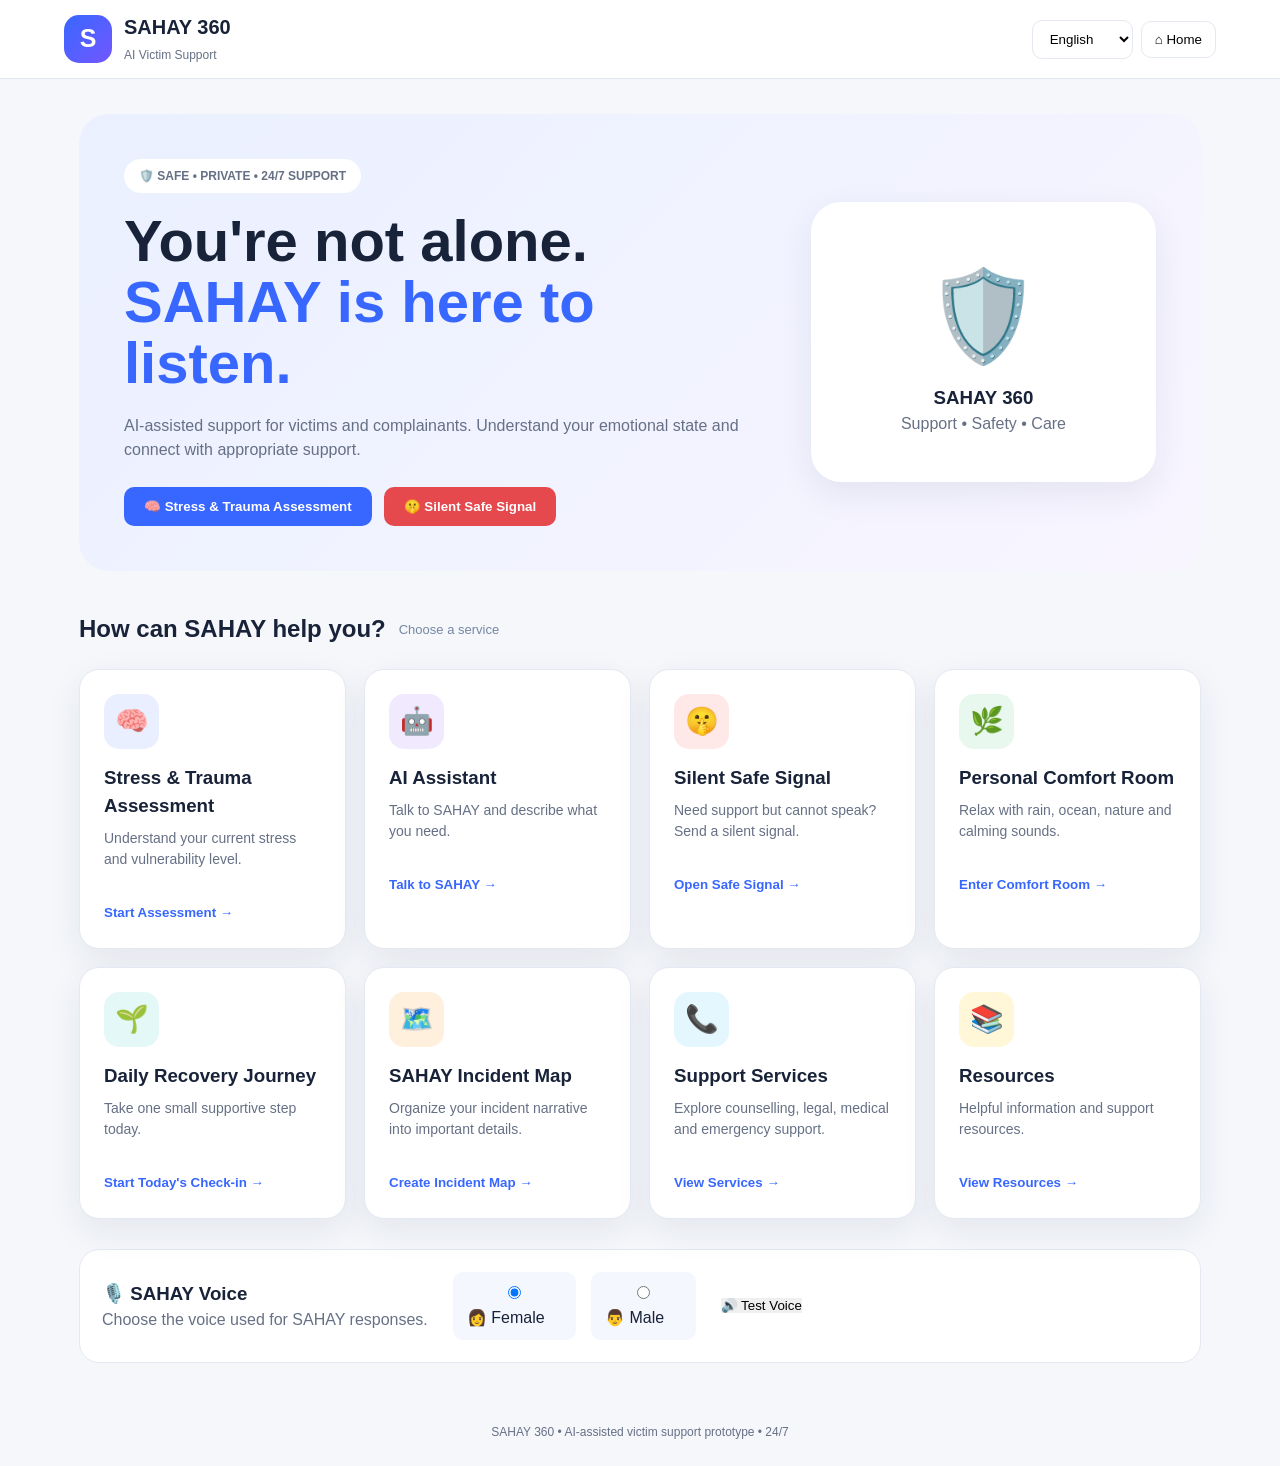
<file: index.html>
<!DOCTYPE html>
<html lang="en">
<head>
  <meta charset="UTF-8">
  <meta name="viewport" content="width=device-width, initial-scale=1.0">
  <title>SAHAY 360</title>
  <link rel="stylesheet" href="style.css">
</head>

<body>


<header class="topbar">

  <div class="brand">
    <div class="logo">S</div>
    <div>
      <h1>SAHAY 360</h1>
      <span>AI Victim Support</span>
    </div>
  </div>

  <div class="top-controls">
    <select id="languageSelect" onchange="changeLanguage()">
      <option value="en">English</option>
      <option value="hi">हिन्दी</option>
      <option value="te">తెలుగు</option>
      <option value="ta">தமிழ்</option>
      <option value="kn">ಕನ್ನಡ</option>
      <option value="ml">മലയാളം</option>
      <option value="bn">বাংলা</option>
      <option value="mr">मराठी</option>
      <option value="gu">ગુજરાતી</option>
      <option value="ur">اردو</option>
    </select>

    <button onclick="goHome()">⌂ Home</button>
  </div>
</header>




<main id="app">

  <!-- HOME -->
  <section id="home" class="page active">

    <div class="hero">
      <div>
        <p class="badge">🛡️ SAFE • PRIVATE • 24/7 SUPPORT</p>

        <h2>You're not alone.<br>
          <span>SAHAY is here to listen.</span>
        </h2>

        <p>
          AI-assisted support for victims and complainants.
          Understand your emotional state and connect with appropriate support.
        </p>

        <div class="hero-buttons">
          <button class="primary" onclick="startAssessment()">
            🧠 Stress & Trauma Assessment
          </button>

          <button class="danger" onclick="openSafeSignal()">
            🤫 Silent Safe Signal
          </button>
        </div>
      </div>

      <div class="hero-art">
        <div class="shield">🛡️</div>
        <h3>SAHAY 360</h3>
        <p>Support • Safety • Care</p>
      </div>
    </div>


    <div class="section-title">
      <h2>How can SAHAY help you?</h2>
      <p>Choose a service</p>
    </div>


    <div class="feature-grid">

      <div class="feature-card" onclick="startAssessment()">
        <div class="icon blue">🧠</div>
        <h3>Stress & Trauma Assessment</h3>
        <p>Understand your current stress and vulnerability level.</p>
        <button>Start Assessment →</button>
      </div>

      <div class="feature-card" onclick="openChat()">
        <div class="icon purple">🤖</div>
        <h3>AI Assistant</h3>
        <p>Talk to SAHAY and describe what you need.</p>
        <button>Talk to SAHAY →</button>
      </div>

      <div class="feature-card" onclick="openSafeSignal()">
        <div class="icon red">🤫</div>
        <h3>Silent Safe Signal</h3>
        <p>Need support but cannot speak? Send a silent signal.</p>
        <button>Open Safe Signal →</button>
      </div>

      <div class="feature-card" onclick="openComfortRoom()">
        <div class="icon green">🌿</div>
        <h3>Personal Comfort Room</h3>
        <p>Relax with rain, ocean, nature and calming sounds.</p>
        <button>Enter Comfort Room →</button>
      </div>

      <div class="feature-card" onclick="openDailyRecovery()">
        <div class="icon teal">🌱</div>
        <h3>Daily Recovery Journey</h3>
        <p>Take one small supportive step today.</p>
        <button>Start Today's Check-in →</button>
      </div>

      <div class="feature-card" onclick="openIncidentMap()">
        <div class="icon orange">🗺️</div>
        <h3>SAHAY Incident Map</h3>
        <p>Organize your incident narrative into important details.</p>
        <button>Create Incident Map →</button>
      </div>

      <div class="feature-card" onclick="openServices()">
        <div class="icon cyan">📞</div>
        <h3>Support Services</h3>
        <p>Explore counselling, legal, medical and emergency support.</p>
        <button>View Services →</button>
      </div>

      <div class="feature-card" onclick="showResources()">
        <div class="icon yellow">📚</div>
        <h3>Resources</h3>
        <p>Helpful information and support resources.</p>
        <button>View Resources →</button>
      </div>

    </div>


    <div class="voice-card">

      <div>
        <h3>🎙️ SAHAY Voice</h3>
        <p>Choose the voice used for SAHAY responses.</p>
      </div>

      <div class="voice-options">
        <label>
          <input type="radio" name="voiceGender" value="female" checked>
          👩 Female
        </label>

        <label>
          <input type="radio" name="voiceGender" value="male">
          👨 Male
        </label>
      </div>

      <button onclick="testVoice()">🔊 Test Voice</button>

    </div>

  </section>



  <!-- ASSESSMENT -->
  <section id="assessment" class="page">

    <div class="page-header">
      <button onclick="goHome()">← Back</button>
      <h2>🧠 Stress & Trauma Assessment</h2>
    </div>

    <div class="assessment-box">

      <p class="notice">
        This prototype is not a medical diagnosis. Your answers are used only
        to demonstrate an AI-assisted support assessment.
      </p>

      <div class="question">
        <h3>1. How are you feeling right now?</h3>

        <label><input type="radio" name="q1" value="0"> Calm</label>
        <label><input type="radio" name="q1" value="1"> A little worried</label>
        <label><input type="radio" name="q1" value="2"> Very worried</label>
        <label><input type="radio" name="q1" value="3"> Extremely distressed</label>
      </div>

      <div class="question">
        <h3>2. Are you feeling unsafe right now?</h3>

        <label><input type="radio" name="q2" value="0"> No</label>
        <label><input type="radio" name="q2" value="1"> A little</label>
        <label><input type="radio" name="q2" value="2"> Yes</label>
        <label><input type="radio" name="q2" value="3"> Immediate danger</label>
      </div>

      <div class="question">
        <h3>3. How difficult is it to concentrate?</h3>

        <label><input type="radio" name="q3" value="0"> Not difficult</label>
        <label><input type="radio" name="q3" value="1"> Slightly difficult</label>
        <label><input type="radio" name="q3" value="2"> Very difficult</label>
        <label><input type="radio" name="q3" value="3"> Extremely difficult</label>
      </div>

      <div class="question">
        <h3>4. Are you experiencing fear or anxiety?</h3>

        <label><input type="radio" name="q4" value="0"> No</label>
        <label><input type="radio" name="q4" value="1"> Sometimes</label>
        <label><input type="radio" name="q4" value="2"> Often</label>
        <label><input type="radio" name="q4" value="3"> Constantly</label>
      </div>

      <div class="question">
        <h3>5. Do you feel that you need immediate support?</h3>

        <label><input type="radio" name="q5" value="0"> No</label>
        <label><input type="radio" name="q5" value="1"> Maybe</label>
        <label><input type="radio" name="q5" value="2"> Yes</label>
        <label><input type="radio" name="q5" value="3"> Urgently</label>
      </div>

      <button class="primary large" onclick="calculateAssessment()">
        Generate SVI Result
      </button>

    </div>

  </section>



  <!-- RESULT -->
  <section id="result" class="page">

    <div class="page-header">
      <button onclick="goHome()">← Home</button>
      <h2>📊 Assessment Result</h2>
    </div>

    <div class="result-card">

      <div id="resultIcon" class="result-icon">🟢</div>

      <h2 id="resultLevel">LOW</h2>

      <div class="score-circle">
        <span id="sviScore">0</span>
        <small>SVI</small>
      </div>

      <p id="resultMessage">
        Your current responses indicate a lower support priority.
      </p>

      <div class="result-actions">

        <button class="primary" onclick="showMoodMenu()">
          💙 What Do You Need Right Now?
        </button>

        <button onclick="openDailyRecovery()">
          🌱 Daily Recovery Journey
        </button>

        <button onclick="openServices()">
          📞 Support Services
        </button>

      </div>

    </div>

  </section>



  <!-- MOOD MENU -->
  <section id="moodMenu" class="page">

    <div class="page-header">
      <button onclick="showPage('result')">← Back</button>
      <h2>💙 What Do You Need Right Now?</h2>
    </div>

    <p class="center">
      Choose what feels most useful for you right now.
    </p>

    <div class="mood-grid">

      <div class="mood-card" onclick="selectMood('calm')">
        <span>😌</span>
        <h3>Calm me</h3>
        <p>Help me feel calmer</p>
      </div>

      <div class="mood-card" onclick="selectMood('encourage')">
        <span>💪</span>
        <h3>Encourage me</h3>
        <p>Give me supportive motivation</p>
      </div>

      <div class="mood-card" onclick="selectMood('talk')">
        <span>🗣️</span>
        <h3>Let me talk</h3>
        <p>Give me a safe space to talk</p>
      </div>

      <div class="mood-card" onclick="selectMood('focus')">
        <span>🧠</span>
        <h3>Help me focus</h3>
        <p>Help me ground and focus</p>
      </div>

      <div class="mood-card" onclick="selectMood('connect')">
        <span>📞</span>
        <h3>Connect me to someone</h3>
        <p>Show me available support</p>
      </div>

      <div class="mood-card urgent-card" onclick="selectMood('urgent')">
        <span>🚨</span>
        <h3>I need urgent help</h3>
        <p>I need immediate support</p>
      </div>

    </div>

  </section>



  <!-- CALM -->
  <section id="calmScreen" class="page">

    <div class="page-header">
      <button onclick="showPage('moodMenu')">← Back</button>
      <h2>😌 Calm Me</h2>
    </div>

    <div class="breathing-box">

      <div id="breathingCircle">
        Breathe
      </div>

      <h2 id="breathingText">Ready?</h2>

      <p id="calmTimer">02:00</p>

      <button class="primary" onclick="startBreathing()">
        ▶ Start
      </button>

      <button onclick="stopBreathing()">⏸ Stop</button>

      <p class="support-message">
        You can take this moment at your own pace.
      </p>

    </div>

  </section>



  <!-- ENCOURAGE -->
  <section id="encourageScreen" class="page">

    <div class="page-header">
      <button onclick="showPage('moodMenu')">← Back</button>
      <h2>💪 Encourage Me</h2>
    </div>

    <div class="message-card">

      <div class="big-emoji">💙</div>

      <h2>You are taking a step by asking for support.</h2>

      <p>
        You don't have to solve everything at once.
        Take one small step at a time.
      </p>

      <button class="primary" onclick="openChat()">
        🤖 Talk to SAHAY
      </button>

      <button onclick="testVoice()">
        🔊 Hear Supportive Message
      </button>

    </div>

  </section>



  <!-- CHAT -->
  <section id="chat" class="page">

    <div class="page-header">
      <button onclick="goHome()">← Home</button>
      <h2>🤖 SAHAY AI Assistant</h2>
    </div>

    <div id="chatMessages" class="chat-box">

      <div class="bot-message">
        <b>SAHAY</b>
        <p>I'm listening. You can tell me what happened in your own words.</p>
      </div>

    </div>

    <div class="chat-input">

      <textarea id="chatInput"
        placeholder="Type what you want to tell SAHAY..."></textarea>

      <button onclick="startSpeechRecognition()">🎙️</button>

      <button class="primary" onclick="sendChat()">Send</button>

    </div>

    <button onclick="openIncidentMap()">
      🗺️ Create Incident Map
    </button>

  </section>



  <!-- SAFE SIGNAL -->
  <section id="safeSignal" class="page">

    <div class="page-header">
      <button onclick="goHome()">← Home</button>
      <h2>🤫 Silent Safe Signal</h2>
    </div>

    <div class="safe-container">

      <div class="safe-badge">
        🤫 SAFE MODE ACTIVATED
      </div>

      <p>
        Need support but cannot speak?
        Use the button below.
      </p>

      <div
        id="signalButton"
        class="signal-button"
        onclick="handleTap()"
        onmousedown="startHold()"
        onmouseup="cancelHold()"
        ontouchstart="startHold()"
        ontouchend="cancelHold()">

        <strong>●</strong>
        <span>TAP / HOLD</span>

      </div>

      <div class="signal-help">

        <div>
          🟢 <b>Single Tap</b>
          <small>I NEED SUPPORT</small>
        </div>

        <div>
          🟡 <b>Double Tap</b>
          <small>I FEEL UNSAFE</small>
        </div>

        <div>
          🔴 <b>Hold 2 seconds</b>
          <small>URGENT HELP</small>
        </div>

      </div>

      <p class="warning">
        Safe Signal is a prototype support-prioritization feature.
        It does not guarantee an emergency response.
      </p>

    </div>

  </section>



  <!-- SIGNAL RESULT -->
  <section id="signalResult" class="page">

    <div class="page-header">
      <button onclick="goHome()">← Home</button>
      <h2>🤫 Signal Sent</h2>
    </div>

    <div class="signal-result-card">

      <div id="signalEmoji" class="big-emoji">🟢</div>

      <h2 id="signalTitle">I NEED SUPPORT</h2>

      <p>
        Your signal has been recorded by this prototype.
      </p>

      <div class="info-box">

        <p>
          <b>Priority:</b>
          <span id="signalPriority">NORMAL</span>
        </p>

        <p>
          <b>Time:</b>
          <span id="signalTime"></span>
        </p>

        <p>
          <b>Status:</b>
          Awaiting human response
        </p>

      </div>

      <button class="primary" onclick="showSupportAlert()">
        🟡 View Support Alert
      </button>

      <button onclick="openSafeSignal()">
        Send Another Signal
      </button>

    </div>

  </section>



  <!-- SUPPORT ALERT -->
  <section id="supportAlert" class="page">

    <div class="page-header">
      <button onclick="goHome()">← Home</button>
      <h2>🟡 Support Alert</h2>
    </div>

    <div class="alert-card">

      <div class="big-emoji">🟡</div>

      <h2>Support Requested</h2>

      <p>
        A support request has been created in the prototype.
      </p>

      <div class="info-box">
        <p><b>Signal:</b> <span id="alertSignal"></span></p>
        <p><b>Priority:</b> <span id="alertPriority"></span></p>
        <p><b>Status:</b> Awaiting human response</p>
        <p><b>Time:</b> <span id="alertTime"></span></p>
      </div>

      <button class="primary" onclick="showUrgentSupport()">
        📞 View Support Options
      </button>

    </div>

  </section>



  <!-- URGENT -->
  <section id="urgentScreen" class="page">

    <div class="page-header">
      <button onclick="goHome()">← Home</button>
      <h2>🚨 Urgent Support</h2>
    </div>

    <div class="urgent-box">

      <div class="big-emoji">🚨</div>

      <h2>Immediate Support Options</h2>

      <p>
        If you are in immediate danger, contact appropriate emergency
        services or a trusted person.
      </p>

      <div class="service-buttons">

        <a href="tel:14566" class="service-button">
          📞 Call Helpline 14566
        </a>

        <a href="tel:112" class="service-button emergency">
          🚨 Call Emergency 112
        </a>

        <button onclick="openServices()">
          🤝 Connect to Support
        </button>

      </div>

      <p class="warning">
        This prototype does not automatically dispatch police,
        ambulance or other emergency services.
      </p>

    </div>

  </section>



  <!-- COMFORT ROOM -->
  <section id="comfortRoom" class="page">

    <div class="page-header">
      <button onclick="goHome()">← Home</button>
      <h2>🌿 Personal Comfort Room</h2>
    </div>

    <p class="center">
      Take your time. This is your personal space.
    </p>

    <div class="environment-grid">

      <div class="environment-card rain"
           onclick="selectEnvironment('rain')">
        <span>🌧️</span>
        <h3>Rain</h3>
        <p>Soft rainfall atmosphere</p>
      </div>

      <div class="environment-card ocean"
           onclick="selectEnvironment('ocean')">
        <span>🌊</span>
        <h3>Ocean</h3>
        <p>Calm ocean atmosphere</p>
      </div>

      <div class="environment-card nature"
           onclick="selectEnvironment('nature')">
        <span>🌳</span>
        <h3>Nature</h3>
        <p>Peaceful nature atmosphere</p>
      </div>

      <div class="environment-card piano"
           onclick="selectEnvironment('piano')">
        <span>🎹</span>
        <h3>Piano Music</h3>
        <p>Gentle piano atmosphere</p>
      </div>

      <div class="environment-card soft"
           onclick="selectEnvironment('soft')">
        <span>🎶</span>
        <h3>Soft Music</h3>
        <p>Quiet relaxing atmosphere</p>
      </div>

    </div>

    <div id="relaxSession" class="relax-session">

      <div id="relaxIcon">🌿</div>

      <h2 id="environmentTitle">Choose an environment</h2>

      <p>Breathe… Relax… You’re safe here.</p>

      <div class="relax-timer" id="relaxTimer">
        02:00
      </div>

      <div id="relaxBreathing" class="small-breath">
        Breathe In
      </div>

      <button class="primary" onclick="startRelaxation()">
        ▶ Start
      </button>

      <button onclick="pauseRelaxation()">⏸ Pause</button>

      <button onclick="resetRelaxation()">↻ Restart</button>

      <button onclick="toggleSound()">
        🔊 Sound On/Off
      </button>

      <p class="warning">
        This space is for relaxation and emotional support.
        If you are in immediate danger, use the emergency/support
        options available in SAHAY.
      </p>

    </div>

  </section>



  <!-- DAILY RECOVERY -->
  <section id="dailyRecovery" class="page">

    <div class="page-header">
      <button onclick="goHome()">← Home</button>
      <h2>🌱 Daily Recovery Journey</h2>
    </div>

    <div class="progress-container">

      <div class="progress-text">
        <span id="recoveryProgressText">0/5</span>
        <span>Today's Check-in</span>
      </div>

      <div class="progress-bar">
        <div id="recoveryProgress"></div>
      </div>

    </div>

    <div class="recovery-grid">

      <div class="recovery-card">
        <span>💙</span>
        <h3>Mood Check</h3>

        <div class="mood-options">

          <button onclick="saveMood('Good')">😊 Good</button>
          <button onclick="saveMood('Okay')">🙂 Okay</button>
          <button onclick="saveMood('Low')">😐 Low</button>
          <button onclick="saveMood('Worried')">😟 Worried</button>
          <button onclick="saveMood('Very difficult')">
            😔 Very difficult
          </button>

        </div>

        <p id="moodStatus"></p>
      </div>


      <div class="recovery-card">

        <span>🧘</span>

        <h3>2-Minute Calm</h3>

        <div id="dailyCalmTimer">02:00</div>

        <button onclick="startDailyCalm()">
          ▶ Start
        </button>

        <button onclick="pauseDailyCalm()">
          ⏸ Pause
        </button>

        <button onclick="resetDailyCalm()">
          ↻ Reset
        </button>

        <p id="calmStatus"></p>

      </div>


      <div class="recovery-card">

        <span>📝</span>

        <h3>Optional Journal</h3>

        <textarea
          id="journalText"
          placeholder="Write something privately..."></textarea>

        <button onclick="saveJournal()">Save</button>
        <button onclick="skipJournal()">Skip</button>

        <p id="journalStatus"></p>

      </div>


      <div class="recovery-card">

        <span>🌱</span>

        <h3>One Small Positive Activity</h3>

        <p id="positiveActivity">
          Loading your small step...
        </p>

        <button onclick="completePositiveActivity()">
          ✓ Complete
        </button>

        <p id="positiveStatus"></p>

      </div>


      <div class="recovery-card">

        <span>📞</span>

        <h3>Support Connection</h3>

        <p>Optional</p>

        <button onclick="openServices()">
          View Support
        </button>

        <button onclick="skipSupport()">
          Not now
        </button>

        <p id="supportStatus"></p>

      </div>

    </div>

    <div class="completion-box">

      <button class="primary large" onclick="completeDailyCheckIn()">
        ✓ Complete Today's Check-in
      </button>

      <p id="completionMessage"></p>

    </div>

  </section>



  <!-- INCIDENT MAP -->
  <section id="incidentMap" class="page">

    <div class="page-header">
      <button onclick="goHome()">← Home</button>
      <h2>🗺️ SAHAY Incident Map</h2>
    </div>

    <div class="incident-input">

      <p>
        Describe what happened in your own words.
      </p>

      <textarea id="incidentNarrative"
        placeholder="Example: Yesterday near my college, a person threatened me. I felt scared and need legal support."></textarea>

      <div class="input-buttons">

        <button onclick="startIncidentVoice()">
          🎙️ Speak
        </button>

        <button class="primary" onclick="createIncidentMap()">
          🗺️ Create Map
        </button>

      </div>

    </div>


    <div id="incidentResult" class="incident-result">

      <div class="map-node">
        📅
        <h3>WHEN</h3>
        <input id="incidentWhen" value="Not mentioned.">
      </div>

      <div class="arrow">↓</div>

      <div class="map-node">
        📍
        <h3>WHERE</h3>
        <input id="incidentWhere" value="Not mentioned.">
      </div>

      <div class="arrow">↓</div>

      <div class="map-node">
        ⚠️
        <h3>WHAT HAPPENED</h3>
        <textarea id="incidentWhat">Not mentioned.</textarea>
      </div>

      <div class="arrow">↓</div>

      <div class="map-node">
        👤
        <h3>PEOPLE INVOLVED</h3>
        <textarea id="incidentPeople">Not mentioned.</textarea>
      </div>

      <div class="arrow">↓</div>

      <div class="map-node">
        😟
        <h3>USER FEELING</h3>
        <input id="incidentFeeling" value="Not mentioned.">
      </div>

      <div class="arrow">↓</div>

      <div class="map-node">
        🆘
        <h3>SUPPORT NEEDED</h3>
        <input id="incidentSupport" value="Not mentioned.">
      </div>

      <div class="incident-actions">

        <button onclick="editIncidentMap()">
          ✏️ Edit
        </button>

        <button class="primary" onclick="confirmIncident()">
          ✓ Confirm Incident
        </button>

      </div>

      <p class="warning">
        Please review the Incident Map before confirming.
        Prototype extraction may contain errors.
      </p>

    </div>

  </section>



  <!-- SERVICES -->
  <section id="services" class="page">

    <div class="page-header">
      <button onclick="goHome()">← Home</button>
      <h2>📞 Support Services</h2>
    </div>

    <div class="services-grid">

      <div class="service-card">
        <span>🧑‍⚕️</span>
        <h3>Counselling Support</h3>
        <p>Explore emotional support options.</p>
        <button onclick="alert('Counselling support option selected.')">
          Connect
        </button>
      </div>

      <div class="service-card">
        <span>⚖️</span>
        <h3>Legal Support</h3>
        <p>Explore legal assistance options.</p>
        <button onclick="alert('Legal support option selected.')">
          Connect
        </button>
      </div>

      <div class="service-card">
        <span>🏥</span>
        <h3>Medical Support</h3>
        <p>Explore medical assistance options.</p>
        <button onclick="alert('Medical support option selected.')">
          Connect
        </button>
      </div>

      <div class="service-card">
        <span>🛡️</span>
        <h3>Protection Support</h3>
        <p>Explore protection-related support.</p>
        <button onclick="alert('Protection support option selected.')">
          Connect
        </button>
      </div>

      <div class="service-card">
        <span>📞</span>
        <h3>National Helpline</h3>
        <p>National Helpline Against Atrocities.</p>

        <a href="tel:14566" class="call-button">
          📞 14566
        </a>
      </div>

      <div class="service-card emergency-service">
        <span>🚨</span>
        <h3>Emergency</h3>
        <p>If you are in immediate danger.</p>

        <a href="tel:112" class="call-button">
          🚨 112
        </a>
      </div>

    </div>

  </section>



  <!-- FOCUS -->
  <section id="focusScreen" class="page">

    <div class="page-header">
      <button onclick="showPage('moodMenu')">← Back</button>
      <h2>🧠 Help Me Focus</h2>
    </div>

    <div class="grounding-card">

      <h2>5–4–3–2–1 Grounding</h2>

      <p>
        Slowly notice things around you.
      </p>

      <div class="grounding-list">

        <div>👀 <b>5</b> things you can see</div>
        <div>✋ <b>4</b> things you can touch</div>
        <div>👂 <b>3</b> things you can hear</div>
        <div>👃 <b>2</b> things you can smell</div>
        <div>👅 <b>1</b> thing you can taste</div>

      </div>

      <button class="primary" onclick="testVoice()">
        🔊 Guide Me
      </button>

    </div>

  </section>



  <!-- RESOURCES -->
  <section id="resources" class="page">

    <div class="page-header">
      <button onclick="goHome()">← Home</button>
      <h2>📚 Resources</h2>
    </div>

    <div class="resource-box">

      <h3>🛡️ Your safety matters</h3>

      <p>
        SAHAY is designed as a prototype to help organize support options
        and provide a simple first point of interaction.
      </p>

      <hr>

      <h3>📞 Support</h3>
      <p>National Helpline Against Atrocities: <b>14566</b></p>

      <h3>🚨 Emergency</h3>
      <p>Emergency number: <b>112</b></p>

      <h3>🔐 Privacy</h3>
      <p>
        Avoid sharing passwords, financial information or other
        unnecessary sensitive information in this prototype.
      </p>

    </div>

  </section>

</main>


<footer>
  <p>SAHAY 360 • AI-assisted victim support prototype • 24/7</p>
</footer>


<script src="app.js"></script>

</body>
</html>
</file>
<file: style.css>
* {
  box-sizing: border-box;
  margin: 0;
  padding: 0;
}

:root {
  --primary: #3867ff;
  --primary-dark: #244bc7;
  --text: #182238;
  --muted: #667085;
  --background: #f5f7fb;
  --card: #ffffff;
  --border: #e4e8f0;
  --danger: #e5484d;
  --success: #21a366;
  --warning: #e99b00;
  --shadow: 0 12px 35px rgba(25, 40, 80, 0.08);
}

body {
  font-family: Arial, Helvetica, sans-serif;
  background: var(--background);
  color: var(--text);
  line-height: 1.5;
}

button,
select,
textarea,
input {
  font-family: inherit;
}

button {
  border: none;
  cursor: pointer;
}

.topbar {
  min-height: 75px;
  background: white;
  border-bottom: 1px solid var(--border);
  display: flex;
  justify-content: space-between;
  align-items: center;
  padding: 12px 5%;
  position: sticky;
  top: 0;
  z-index: 100;
}

.brand {
  display: flex;
  align-items: center;
  gap: 12px;
}

.logo {
  width: 48px;
  height: 48px;
  background: linear-gradient(135deg, #3867ff, #7357ff);
  color: white;
  border-radius: 15px;
  display: flex;
  align-items: center;
  justify-content: center;
  font-size: 25px;
  font-weight: bold;
}

.brand h1 {
  font-size: 20px;
}

.brand span {
  color: var(--muted);
  font-size: 12px;
}

.top-controls {
  display: flex;
  gap: 8px;
  align-items: center;
}

.top-controls select,
.top-controls button {
  padding: 10px 13px;
  border: 1px solid var(--border);
  border-radius: 10px;
  background: white;
}

.top-controls button:hover {
  background: #f1f4ff;
}

main {
  width: 100%;
}

.page {
  display: none;
  max-width: 1250px;
  margin: auto;
  padding: 35px 5%;
  min-height: calc(100vh - 130px);
}

.page.active {
  display: block;
}

.hero {
  background: linear-gradient(135deg, #eaf0ff, #f8f5ff);
  border-radius: 30px;
  padding: 45px;
  display: grid;
  grid-template-columns: 1.5fr 0.8fr;
  gap: 40px;
  align-items: center;
  margin-bottom: 40px;
}

.badge {
  display: inline-block;
  background: white;
  color: var(--primary);
  border-radius: 50px;
  padding: 8px 15px;
  font-size: 12px;
  font-weight: bold;
  margin-bottom: 18px;
}

.hero h2 {
  font-size: clamp(34px, 5vw, 58px);
  line-height: 1.05;
  margin-bottom: 20px;
}

.hero h2 span {
  color: var(--primary);
}

.hero p {
  color: var(--muted);
  max-width: 650px;
}

.hero-buttons {
  display: flex;
  gap: 12px;
  flex-wrap: wrap;
  margin-top: 25px;
}

.hero-art {
  min-height: 280px;
  background: white;
  border-radius: 30px;
  display: flex;
  flex-direction: column;
  justify-content: center;
  align-items: center;
  box-shadow: var(--shadow);
}

.shield {
  font-size: 90px;
  animation: float 3s infinite ease-in-out;
}

@keyframes float {
  50% {
    transform: translateY(-12px);
  }
}

.section-title {
  margin: 25px 0;
}

.section-title p {
  color: var(--muted);
}

.feature-grid {
  display: grid;
  grid-template-columns: repeat(4, 1fr);
  gap: 18px;
}

.feature-card {
  background: white;
  border: 1px solid var(--border);
  padding: 24px;
  border-radius: 20px;
  box-shadow: var(--shadow);
  transition: 0.2s;
}

.feature-card:hover {
  transform: translateY(-4px);
}

.feature-card h3 {
  margin: 15px 0 8px;
}

.feature-card p {
  color: var(--muted);
  font-size: 14px;
  min-height: 62px;
}

.feature-card button {
  margin-top: 15px;
  color: var(--primary);
  background: transparent;
  font-weight: bold;
}

.icon {
  width: 55px;
  height: 55px;
  border-radius: 15px;
  display: flex;
  align-items: center;
  justify-content: center;
  font-size: 27px;
}

.blue {
  background: #e9efff;
}

.purple {
  background: #f1eaff;
}

.red {
  background: #ffe8e8;
}

.green {
  background: #e8f8ee;
}

.teal {
  background: #e5f8f8;
}

.orange {
  background: #fff0dd;
}

.cyan {
  background: #e4f7ff;
}

.yellow {
  background: #fff7d8;
}

.primary {
  background: var(--primary);
  color: white;
  padding: 12px 20px;
  border-radius: 10px;
  font-weight: bold;
}

.primary:hover {
  background: var(--primary-dark);
}

.danger {
  background: var(--danger);
  color: white;
  padding: 12px 20px;
  border-radius: 10px;
  font-weight: bold;
}

.large {
  padding: 15px 25px;
  font-size: 16px;
}

.voice-card {
  margin-top: 30px;
  background: white;
  border: 1px solid var(--border);
  border-radius: 20px;
  padding: 22px;
  display: flex;
  align-items: center;
  gap: 25px;
  flex-wrap: wrap;
}

.voice-card p {
  color: var(--muted);
}

.voice-options {
  display: flex;
  gap: 15px;
}

.voice-options label {
  background: #f5f7ff;
  padding: 10px 14px;
  border-radius: 10px;
}

.page-header {
  display: flex;
  gap: 15px;
  align-items: center;
  margin-bottom: 25px;
}

.page-header button {
  background: white;
  border: 1px solid var(--border);
  padding: 10px 15px;
  border-radius: 10px;
}

.page-header h2 {
  font-size: 28px;
}

.assessment-box,
.incident-input,
.resource-box {
  background: white;
  border-radius: 22px;
  padding: 30px;
  box-shadow: var(--shadow);
}

.notice {
  background: #fff8df;
  padding: 14px;
  border-radius: 10px;
  color: #765800;
  margin-bottom: 25px;
}

.question {
  padding: 22px 0;
  border-bottom: 1px solid var(--border);
}

.question h3 {
  margin-bottom: 15px;
}

.question label {
  display: block;
  padding: 10px;
  background: #f8f9fc;
  margin: 7px 0;
  border-radius: 9px;
  cursor: pointer;
}

.question label:hover {
  background: #edf1ff;
}

.assessment-box > button {
  margin-top: 25px;
}

.result-card {
  max-width: 650px;
  margin: 30px auto;
  background: white;
  border-radius: 25px;
  padding: 40px;
  text-align: center;
  box-shadow: var(--shadow);
}

.result-icon {
  font-size: 60px;
}

.score-circle {
  width: 150px;
  height: 150px;
  border: 12px solid #e6ebff;
  border-radius: 50%;
  margin: 25px auto;
  display: flex;
  flex-direction: column;
  align-items: center;
  justify-content: center;
}

.score-circle span {
  font-size: 42px;
  font-weight: bold;
}

.score-circle small {
  color: var(--muted);
}

.result-actions {
  display: grid;
  gap: 10px;
  margin-top: 25px;
}

.result-actions button {
  padding: 13px;
  border-radius: 10px;
  background: #f1f4ff;
}

.result-actions .primary {
  background: var(--primary);
  color: white;
}

.center {
  text-align: center;
  color: var(--muted);
  margin-bottom: 25px;
}

.mood-grid {
  display: grid;
  grid-template-columns: repeat(3, 1fr);
  gap: 18px;
}

.mood-card {
  background: white;
  border-radius: 20px;
  padding: 30px;
  text-align: center;
  border: 1px solid var(--border);
  box-shadow: var(--shadow);
  cursor: pointer;
  transition: 0.2s;
}

.mood-card:hover {
  transform: translateY(-4px);
  border-color: var(--primary);
}

.mood-card span {
  font-size: 45px;
}

.mood-card h3 {
  margin: 12px 0 5px;
}

.mood-card p {
  color: var(--muted);
}

.urgent-card {
  border-color: #ffc4c4;
}

.breathing-box {
  text-align: center;
  background: white;
  padding: 40px;
  border-radius: 25px;
  box-shadow: var(--shadow);
}

#breathingCircle,
.small-breath {
  width: 160px;
  height: 160px;
  border-radius: 50%;
  background: #e7efff;
  margin: 25px auto;
  display: flex;
  justify-content: center;
  align-items: center;
  font-weight: bold;
}

.breathe-animation {
  animation: breathe 8s infinite ease-in-out;
}

@keyframes breathe {
  0%, 100% {
    transform: scale(0.8);
  }

  50% {
    transform: scale(1.25);
  }
}

#calmTimer,
#dailyCalmTimer,
.relax-timer {
  font-size: 35px;
  font-weight: bold;
  margin: 20px;
}

.breathing-box button,
.relax-session button {
  margin: 5px;
  padding: 11px 18px;
  border-radius: 9px;
  background: #edf1ff;
}

.support-message {
  margin-top: 25px;
  color: var(--muted);
}

.message-card,
.grounding-card {
  max-width: 700px;
  margin: auto;
  background: white;
  padding: 45px;
  border-radius: 25px;
  text-align: center;
  box-shadow: var(--shadow);
}

.big-emoji {
  font-size: 70px;
  margin-bottom: 20px;
}

.message-card p {
  margin: 20px 0;
  color: var(--muted);
}

.chat-box {
  background: white;
  border-radius: 20px;
  min-height: 450px;
  padding: 20px;
  overflow-y: auto;
  box-shadow: var(--shadow);
}

.bot-message,
.user-message {
  max-width: 80%;
  padding: 15px;
  border-radius: 15px;
  margin: 10px 0;
}

.bot-message {
  background: #edf1ff;
  margin-right: auto;
}

.user-message {
  background: var(--primary);
  color: white;
  margin-left: auto;
}

.chat-input {
  display: flex;
  gap: 8px;
  margin-top: 12px;
}

.chat-input textarea {
  flex: 1;
  min-height: 55px;
  resize: none;
}

textarea,
input {
  width: 100%;
  border: 1px solid var(--border);
  border-radius: 10px;
  padding: 13px;
  outline: none;
}

textarea:focus,
input:focus {
  border-color: var(--primary);
}

.chat-input button {
  padding: 10px 18px;
  border-radius: 10px;
  background: white;
  border: 1px solid var(--border);
}

.chat + button {
  margin-top: 12px;
}

.safe-container {
  max-width: 700px;
  margin: auto;
  text-align: center;
  background: white;
  border-radius: 25px;
  padding: 35px;
  box-shadow: var(--shadow);
}

.safe-badge {
  display: inline-block;
  padding: 10px 18px;
  background: #fff0f0;
  color: var(--danger);
  border-radius: 30px;
  font-weight: bold;
}

.signal-button {
  width: 230px;
  height: 230px;
  border-radius: 50%;
  margin: 35px auto;
  background: #fff1f1;
  border: 15px solid #ffd9d9;
  display: flex;
  flex-direction: column;
  align-items: center;
  justify-content: center;
  cursor: pointer;
  user-select: none;
  touch-action: none;
  animation: signalPulse 2s infinite;
}

.signal-button strong {
  font-size: 55px;
  color: var(--danger);
}

.signal-button span {
  font-weight: bold;
}

@keyframes signalPulse {
  50% {
    transform: scale(1.04);
  }
}

.signal-help {
  display: grid;
  grid-template-columns: repeat(3, 1fr);
  gap: 10px;
}

.signal-help div {
  padding: 15px;
  background: #f7f8fb;
  border-radius: 12px;
}

.signal-help small {
  display: block;
  color: var(--muted);
  margin-top: 5px;
}

.warning {
  margin-top: 20px;
  color: #7b5c00;
  background: #fff9df;
  padding: 12px;
  border-radius: 10px;
  font-size: 13px;
}

.signal-result-card,
.alert-card,
.urgent-box {
  max-width: 650px;
  margin: auto;
  background: white;
  border-radius: 25px;
  padding: 40px;
  text-align: center;
  box-shadow: var(--shadow);
}

.info-box {
  text-align: left;
  background: #f7f8fc;
  border-radius: 12px;
  padding: 18px;
  margin: 20px 0;
}

.info-box p {
  padding: 7px 0;
}

.service-buttons {
  display: grid;
  gap: 12px;
  margin-top: 20px;
}

.service-button,
.service-buttons button {
  display: block;
  padding: 14px;
  border-radius: 10px;
  background: #edf1ff;
  text-decoration: none;
  color: var(--text);
  font-weight: bold;
}

.service-button.emergency {
  background: #ffe5e5;
  color: #b51f2a;
}

.environment-grid {
  display: grid;
  grid-template-columns: repeat(5, 1fr);
  gap: 15px;
}

.environment-card {
  min-height: 180px;
  border-radius: 20px;
  padding: 25px 15px;
  text-align: center;
  cursor: pointer;
  border: 2px solid transparent;
  transition: 0.2s;
}

.environment-card:hover {
  transform: translateY(-5px);
  border-color: var(--primary);
}

.environment-card span {
  font-size: 50px;
}

.environment-card h3 {
  margin-top: 10px;
}

.environment-card p {
  font-size: 13px;
}

.rain {
  background: #e7f1ff;
}

.ocean {
  background: #e5faff;
}

.nature {
  background: #e9f9e8;
}

.piano {
  background: #f4eaff;
}

.soft {
  background: #fff2df;
}

.relax-session {
  margin-top: 25px;
  background: linear-gradient(135deg, #e7f7ff, #edf7ed);
  border-radius: 25px;
  text-align: center;
  padding: 40px;
}

#relaxIcon {
  font-size: 70px;
}

.progress-container {
  background: white;
  padding: 20px;
  border-radius: 15px;
  box-shadow: var(--shadow);
  margin-bottom: 25px;
}

.progress-text {
  display: flex;
  justify-content: space-between;
  margin-bottom: 10px;
}

.progress-bar {
  height: 12px;
  background: #e7e9ef;
  border-radius: 10px;
  overflow: hidden;
}

#recoveryProgress {
  width: 0%;
  height: 100%;
  background: var(--primary);
  transition: 0.3s;
}

.recovery-grid {
  display: grid;
  grid-template-columns: repeat(2, 1fr);
  gap: 18px;
}

.recovery-card {
  background: white;
  padding: 25px;
  border-radius: 20px;
  box-shadow: var(--shadow);
}

.recovery-card > span {
  font-size: 35px;
}

.recovery-card h3 {
  margin: 8px 0;
}

.recovery-card button {
  padding: 9px 12px;
  background: #edf1ff;
  border-radius: 8px;
  margin: 4px;
}

.recovery-card textarea {
  min-height: 120px;
  margin: 10px 0;
}

.mood-options {
  display: flex;
  flex-wrap: wrap;
}

.completion-box {
  text-align: center;
  margin-top: 25px;
}

#completionMessage {
  margin-top: 15px;
  font-weight: bold;
}

.incident-input textarea {
  min-height: 180px;
  margin: 15px 0;
}

.input-buttons {
  display: flex;
  gap: 10px;
}

.input-buttons button {
  padding: 12px 20px;
  border-radius: 10px;
  background: #edf1ff;
}

.incident-result {
  margin-top: 30px;
  background: white;
  border-radius: 25px;
  padding: 30px;
  box-shadow: var(--shadow);
}

.map-node {
  max-width: 700px;
  margin: auto;
  padding: 22px;
  border-radius: 15px;
  background: #f7f8fc;
  text-align: center;
  border: 1px solid var(--border);
}

.map-node h3 {
  margin: 8px 0 12px;
}

.map-node textarea {
  min-height: 100px;
}

.arrow {
  text-align: center;
  font-size: 30px;
  color: var(--primary);
  padding: 5px;
}

.incident-actions {
  display: flex;
  justify-content: center;
  gap: 10px;
  margin-top: 25px;
}

.incident-actions button {
  padding: 12px 20px;
  border-radius: 10px;
  background: #edf1ff;
}

.services-grid {
  display: grid;
  grid-template-columns: repeat(3, 1fr);
  gap: 18px;
}

.service-card {
  background: white;
  border-radius: 20px;
  padding: 25px;
  box-shadow: var(--shadow);
}

.service-card > span {
  font-size: 40px;
}

.service-card h3 {
  margin: 10px 0;
}

.service-card p {
  color: var(--muted);
  min-height: 50px;
}

.service-card button,
.call-button {
  display: inline-block;
  padding: 10px 15px;
  border-radius: 9px;
  background: #edf1ff;
  color: var(--text);
  text-decoration: none;
  margin-top: 10px;
}

.call-button {
  font-weight: bold;
}

.emergency-service {
  border: 2px solid #ffd1d1;
}

.grounding-list {
  margin: 25px 0;
  display: grid;
  gap: 10px;
}

.grounding-list div {
  background: #f5f7fb;
  padding: 14px;
  border-radius: 10px;
}

.resource-box {
  line-height: 1.8;
}

.resource-box h3 {
  margin: 15px 0 5px;
}

footer {
  text-align: center;
  padding: 25px;
  color: var(--muted);
  font-size: 12px;
}

@media (max-width: 1000px) {

  .feature-grid {
    grid-template-columns: repeat(2, 1fr);
  }

  .environment-grid {
    grid-template-columns: repeat(3, 1fr);
  }

  .services-grid {
    grid-template-columns: repeat(2, 1fr);
  }

}

@media (max-width: 700px) {

  .topbar {
    position: static;
    flex-direction: column;
    gap: 12px;
  }

  .hero {
    grid-template-columns: 1fr;
    padding: 25px;
  }

  .hero-art {
    min-height: 200px;
  }

  .feature-grid,
  .mood-grid,
  .recovery-grid,
  .services-grid {
    grid-template-columns: 1fr;
  }

  .environment-grid {
    grid-template-columns: repeat(2, 1fr);
  }

  .signal-help {
    grid-template-columns: 1fr;
  }

  .chat-input {
    flex-wrap: wrap;
  }

  .page {
    padding: 25px 4%;
  }

  .assessment-box,
  .safe-container,
  .result-card {
    padding: 22px;
  }

  .hero h2 {
    font-size: 38px;
  }

  .input-buttons {
    flex-direction: column;
  }

}

@media (max-width: 450px) {

  .environment-grid {
    grid-template-columns: 1fr;
  }

  .top-controls {
    width: 100%;
  }

  .top-controls select {
    flex: 1;
  }

  .signal-button {
    width: 190px;
    height: 190px;
  }

}










/* =====================================
   SAHAY 360 USER PROFILE
===================================== */

.user-profile-page {
    display: none;

    min-height: 100vh;

    background:
        linear-gradient(
            135deg,
            #eef7ff,
            #f8f1ff
        );

    color: #183d76;

    padding-bottom: 50px;
}


/* TOP BAR */

.profile-topbar {
    height: 70px;

    display: flex;

    align-items: center;

    justify-content: space-between;

    padding: 0 25px;

    background: rgba(255,255,255,0.95);

    box-shadow:
        0 4px 20px
        rgba(30,70,120,0.08);

    position: sticky;

    top: 0;

    z-index: 100;
}

.profile-topbar h2 {
    font-size: 23px;
}

.profile-back-btn,
.profile-home-btn {
    width: 45px;

    height: 45px;

    border: none;

    border-radius: 50%;

    background: #edf5ff;

    color: #1765c0;

    font-size: 21px;

    cursor: pointer;
}

.profile-back-btn:hover,
.profile-home-btn:hover {
    background: #dcecff;
}


/* WRAPPER */

.profile-wrapper {
    width: 100%;

    max-width: 850px;

    margin: 25px auto;

    padding: 0 18px;
}


/* HEADER */

.profile-header-card {
    text-align: center;

    background: white;

    border-radius: 25px;

    padding: 30px;

    margin-bottom: 20px;

    box-shadow:
        0 10px 35px
        rgba(40,70,130,0.10);
}


/* PROFILE PHOTO */

.profile-photo-area {
    position: relative;

    width: 110px;

    margin: auto;
}

.profile-photo {
    width: 110px;

    height: 110px;

    border-radius: 50%;

    display: flex;

    align-items: center;

    justify-content: center;

    font-size: 58px;

    background:
        linear-gradient(
            135deg,
            #dceeff,
            #eee1ff
        );

    border: 5px solid white;

    box-shadow:
        0 5px 25px
        rgba(50,100,170,0.15);
}

.change-photo-btn {
    position: absolute;

    bottom: 0;

    right: 0;

    width: 35px;

    height: 35px;

    border: none;

    border-radius: 50%;

    background: #287eff;

    color: white;

    cursor: pointer;
}

.profile-header-card h1 {
    margin-top: 15px;

    font-size: 28px;
}

.profile-header-card p {
    margin-top: 5px;

    color: #7083a0;
}


/* EDIT BUTTON */

.edit-profile-btn {
    margin-top: 18px;

    border: none;

    border-radius: 25px;

    padding: 11px 22px;

    background: #edf5ff;

    color: #1765c0;

    font-weight: bold;

    cursor: pointer;
}


/* SECTION */

.profile-section-card {
    background: white;

    border-radius: 22px;

    padding: 25px;

    margin-bottom: 18px;

    box-shadow:
        0 8px 30px
        rgba(40,70,130,0.08);
}


/* SECTION TITLE */

.section-title {
    display: flex;

    align-items: center;

    gap: 13px;

    margin-bottom: 22px;
}

.section-title > span {
    width: 45px;

    height: 45px;

    display: flex;

    align-items: center;

    justify-content: center;

    border-radius: 12px;

    background: #edf5ff;

    font-size: 23px;
}

.section-title h3 {
    font-size: 19px;
}

.section-title p {
    margin-top: 3px;

    font-size: 13px;

    color: #7587a3;
}


/* FIELDS */

.profile-fields {
    display: grid;

    grid-template-columns:
        repeat(2, 1fr);

    gap: 17px;
}

.profile-field {
    display: flex;

    flex-direction: column;

    gap: 7px;
}

.profile-field label {
    font-size: 13px;

    font-weight: bold;

    color: #4f678b;
}

.profile-field input,
.profile-field select {
    width: 100%;

    height: 48px;

    padding: 0 14px;

    border: 1px solid #d1ddec;

    border-radius: 10px;

    outline: none;

    background: #f9fbff;

    color: #244a80;

    font-size: 14px;
}

.profile-field input:focus,
.profile-field select:focus {
    border-color: #3485ff;

    background: white;
}


/* PREFERENCES */

.preference-row {
    display: flex;

    align-items: center;

    justify-content: space-between;

    padding: 16px 0;

    border-bottom: 1px solid #edf1f7;
}

.preference-row:last-child {
    border-bottom: none;
}

.preference-info {
    display: flex;

    align-items: center;

    gap: 13px;
}

.preference-icon {
    width: 45px;

    height: 45px;

    border-radius: 12px;

    background: #f0f6ff;

    display: flex;

    align-items: center;

    justify-content: center;

    font-size: 22px;
}

.preference-info strong {
    display: block;

    font-size: 15px;
}

.preference-info small {
    display: block;

    margin-top: 4px;

    color: #7a8ba5;

    font-size: 12px;
}

.preference-row select {
    min-width: 130px;

    height: 40px;

    border: 1px solid #d1ddec;

    border-radius: 9px;

    padding: 0 10px;

    color: #28558d;

    background: white;
}


/* SWITCH */

.switch {
    position: relative;

    width: 50px;

    height: 27px;
}

.switch input {
    display: none;
}

.slider {
    position: absolute;

    inset: 0;

    border-radius: 30px;

    background: #c9d4e3;

    cursor: pointer;

    transition: .3s;
}

.slider:before {
    content: "";

    position: absolute;

    width: 21px;

    height: 21px;

    left: 3px;

    top: 3px;

    border-radius: 50%;

    background: white;

    transition: .3s;
}

.switch input:checked + .slider {
    background: #287eff;
}

.switch input:checked + .slider:before {
    transform: translateX(23px);
}


/* PRIVACY */

.privacy-item {
    display: flex;

    align-items: center;

    justify-content: space-between;

    padding: 15px 0;

    border-bottom: 1px solid #edf1f7;
}

.privacy-item:last-child {
    border-bottom: none;
}

.privacy-item strong {
    font-size: 14px;
}

.privacy-item p {
    margin-top: 5px;

    font-size: 12px;

    color: #788ba7;
}

.privacy-status {
    padding: 7px 12px;

    border-radius: 20px;

    background: #eaf8ef;

    color: #18864b;

    font-size: 12px;

    font-weight: bold;
}


/* SAVE */

.save-profile-btn {
    width: 100%;

    height: 55px;

    border: none;

    border-radius: 28px;

    background:
        linear-gradient(
            90deg,
            #1687ff,
            #8d45ee
        );

    color: white;

    font-size: 17px;

    font-weight: bold;

    cursor: pointer;

    margin-top: 5px;
}

.save-profile-btn:hover {
    transform: translateY(-1px);
}


/* LOGOUT */

.logout-btn {
    width: 100%;

    height: 52px;

    margin-top: 13px;

    border: 1px solid #e65b68;

    border-radius: 27px;

    background: white;

    color: #d94353;

    font-size: 16px;

    font-weight: bold;

    cursor: pointer;
}

.logout-btn:hover {
    background: #fff1f2;
}


/* NOTE */

.profile-note {
    text-align: center;

    margin-top: 22px;

    color: #8090a8;

    font-size: 12px;
}


/* MOBILE */

@media (max-width: 650px) {

    .profile-fields {
        grid-template-columns: 1fr;
    }

    .profile-section-card {
        padding: 20px;
    }

    .preference-row {
        align-items: flex-start;

        gap: 15px;
    }

    .preference-row select {
        min-width: 105px;
    }

    .privacy-item {
        align-items: flex-start;

        gap: 10px;
    }
}
</file>
